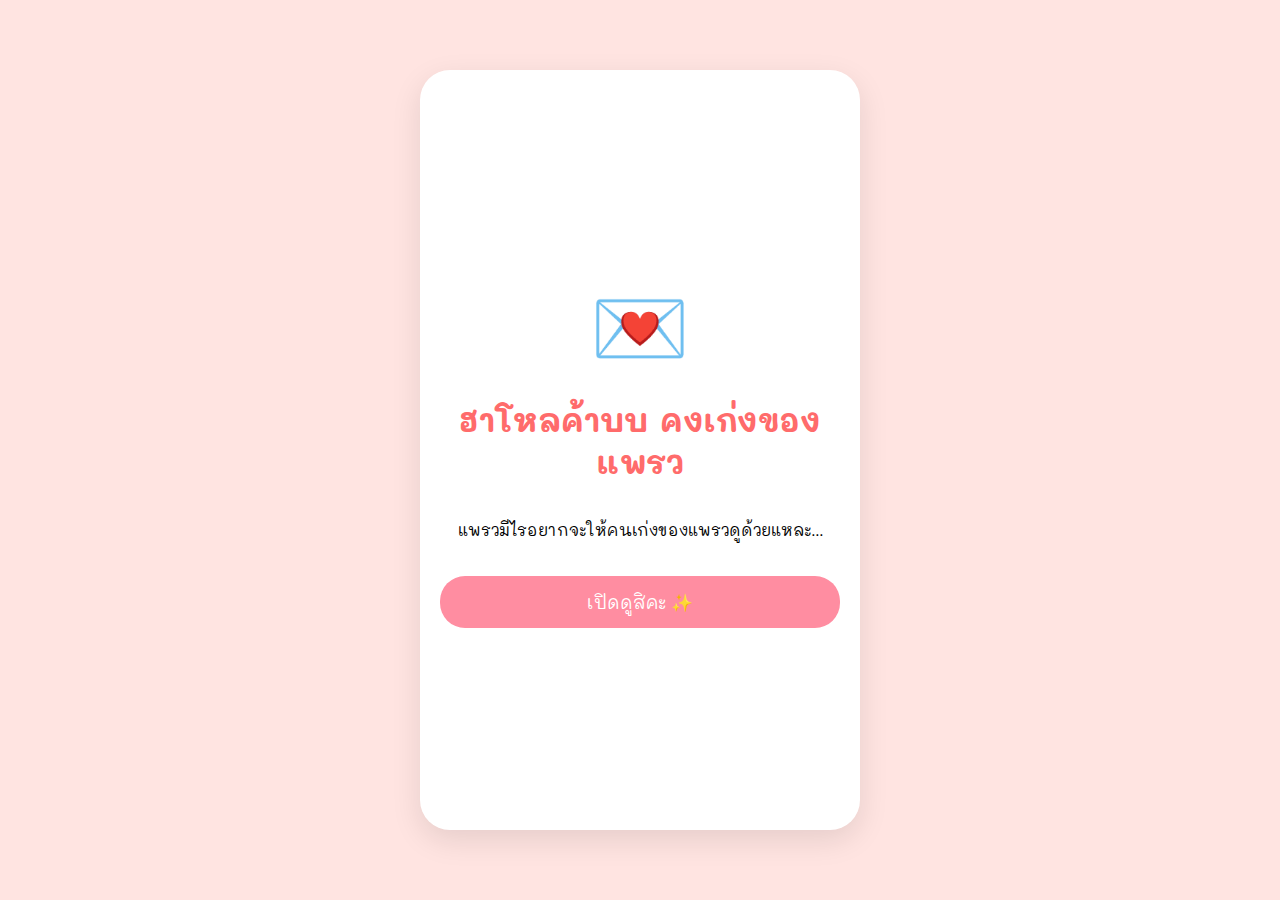
<file: index.html>
<!DOCTYPE html>
<html lang="th">
<head>
    <meta charset="UTF-8">
    <meta name="viewport" content="width=device-width, initial-scale=1.0">
    <title>For You ❤️</title>
    <link href="https://fonts.googleapis.com/css2?family=Mali:wght@400;700&display=swap" rel="stylesheet">
    <style>
        body { margin: 0; font-family: 'Mali', cursive; background-color: #ffe4e1; display: flex; justify-content: center; align-items: center; min-height: 100vh; }
        .phone-container { width: 90%; max-width: 400px; height: 80vh; background: white; border-radius: 30px; box-shadow: 0 10px 30px rgba(0,0,0,0.1); text-align: center; display: flex; flex-direction: column; justify-content: center; padding: 20px; animation: fadeIn 0.8s; }
        .btn-main { background-color: #ff8da1; color: white; border: none; padding: 15px 30px; border-radius: 25px; font-family: 'Mali'; font-size: 1.1rem; cursor: pointer; text-decoration: none; display: inline-block; margin-top: 20px; }
        @keyframes fadeIn { from { opacity: 0; } to { opacity: 1; } }
    </style>
</head>
<body>
    <div class="phone-container">
        <div style="font-size: 80px;">💌</div>
        <h1 style="color: #ff6b6b;">ฮาโหลค้าบบ คงเก่งของแพรว</h1>
        <p>แพรวมีไรอยากจะให้คนเก่งของแพรวดูด้วยแหละ...</p>
        <a href="memories.html" class="btn-main">เปิดดูสิคะ ✨</a>
    </div>
</body>
</html>
</file>
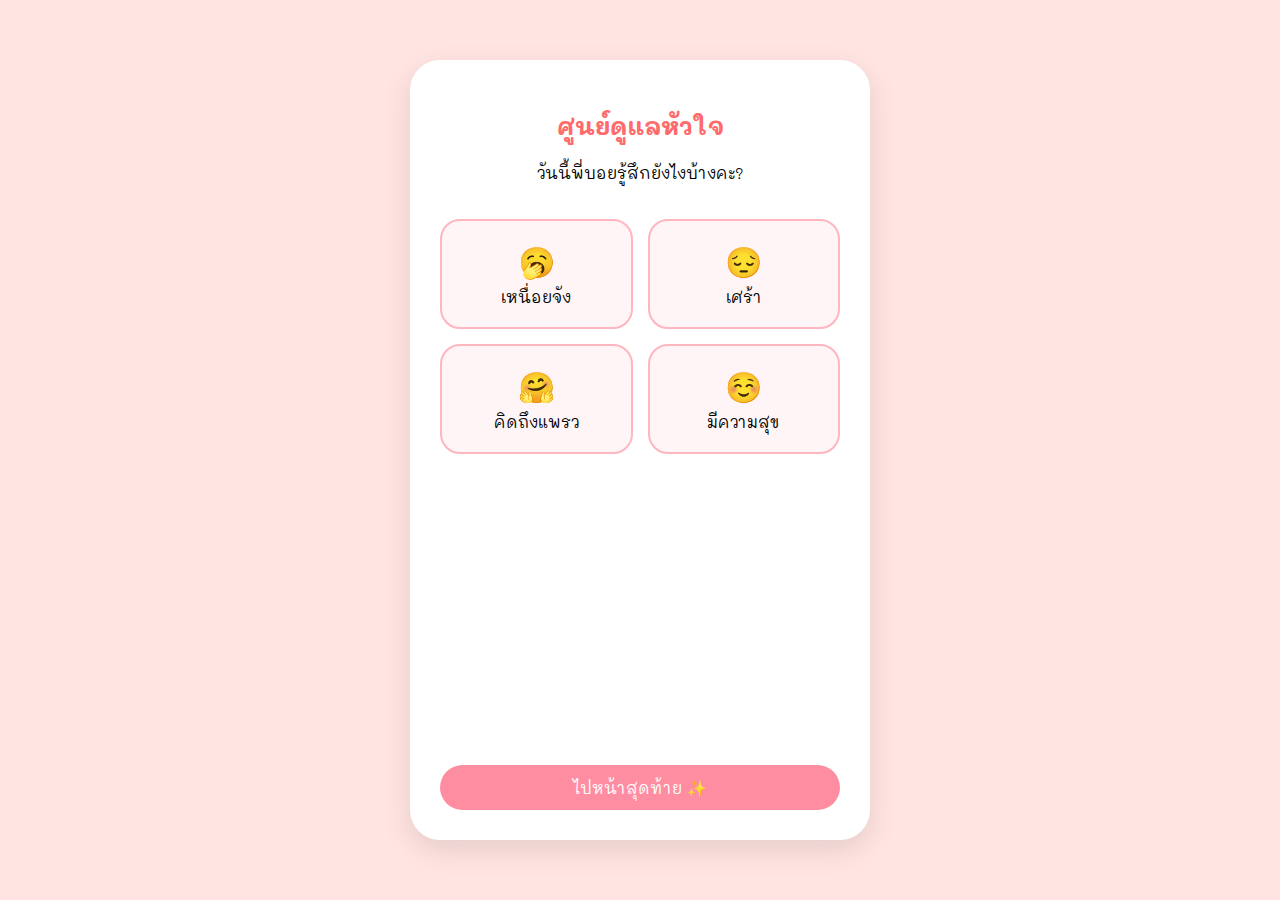
<file: coupons.html>
<!DOCTYPE html>
<html lang="th">
<head>
    <meta charset="UTF-8">
    <meta name="viewport" content="width=device-width, initial-scale=1.0">
    <title>Care Center</title>
    <link href="https://fonts.googleapis.com/css2?family=Mali:wght@400;700&display=swap" rel="stylesheet">
    <style>
        body {
            margin: 0;
            font-family: 'Mali', cursive;
            background-color: #ffe4e1;
            display: flex;
            justify-content: center;
            align-items: center;
            min-height: 100vh;
        }

        .phone-container {
            width: 90%;
            max-width: 400px;
            height: 80vh;
            background: white;
            border-radius: 30px;
            padding: 30px;
            text-align: center;
            position: relative;
            box-shadow: 0 10px 30px rgba(0,0,0,0.1);
            display: flex;
            flex-direction: column;
        }

        .mood-grid {
            display: grid;
            grid-template-columns: 1fr 1fr;
            gap: 15px;
            margin-top: 20px;
        }

        .mood-btn {
            background: #fff5f7;
            border: 2px solid #ffb6c1;
            padding: 20px 10px;
            border-radius: 20px;
            cursor: pointer;
            transition: 0.3s;
            font-family: 'Mali';
        }

        .mood-btn:hover { background: #ffb6c1; color: white; transform: translateY(-5px); }
        .mood-btn div { font-size: 30px; margin-bottom: 5px; }

        /* Modal Style สำหรับข้อความดูแลหัวใจ */
        .modal-overlay {
            display: none;
            position: absolute;
            top: 0; left: 0; width: 100%; height: 100%;
            background: rgba(0,0,0,0.4);
            backdrop-filter: blur(4px);
            z-index: 100;
            justify-content: center;
            align-items: center;
        }

        .modal-content {
            background: white;
            width: 80%;
            padding: 25px;
            border-radius: 25px;
            animation: popIn 0.3s cubic-bezier(0.68, -0.55, 0.27, 1.55);
        }

        @keyframes popIn { from { transform: scale(0.5); opacity: 0; } to { transform: scale(1); opacity: 1; } }

        .btn-main {
            background-color: #ff8da1;
            color: white;
            border: none;
            padding: 12px 25px;
            border-radius: 25px;
            font-family: 'Mali';
            text-decoration: none;
            display: inline-block;
            margin-top: auto; /* ดันลงไปข้างล่างสุด */
        }
    </style>
</head>
<body>

    <div class="phone-container">
        <h2 style="color: #ff6b6b; margin-bottom: 5px;">ศูนย์ดูแลหัวใจ</h2>
        <p>วันนี้พี่บอยรู้สึกยังไงบ้างคะ?</p>

        <div class="mood-grid">
            <div class="mood-btn" onclick="showCare('tired')">
                <div>🥱</div> เหนื่อยจัง
            </div>
            <div class="mood-btn" onclick="showCare('hungry')">
                <div>😔</div> เศร้า
            </div>
            <div class="mood-btn" onclick="showCare('sad')">
                <div>🤗</div> คิดถึงแพรว
            </div>
            <div class="mood-btn" onclick="showCare('happy')">
                <div>☺️</div> มีความสุข
            </div>
        </div>

        <a href="final.html" class="btn-main">ไปหน้าสุดท้าย ✨</a>

        <div id="careModal" class="modal-overlay">
            <div class="modal-content">
                <div id="care-emoji" style="font-size: 50px;"></div>
                <h3 id="care-title" style="color: #ff6b6b;"></h3>
                <p id="care-desc"></p>
                <button class="btn-main" onclick="closeModal()" style="margin-top: 10px;">ขอบคุณนะ ❤️</button>
            </div>
        </div>
    </div>

    <script>
        const careMessages = {
            tired: {
                emoji: "💝",
                title: "กอดๆ นะคะ",
                desc: "วันนี้เก่งมากแล้วนะคะ ไม่เป็นไรเลยถ้าจะรู้สึกเหนื่อย แพรวจะอยู่ตรงนี้เสมอนะคะ"
            },
            hungry: {
                emoji: "🥺",
                title: "แพรวอยู่ตรงนี้นะคะ",
                desc: "เห็นพี่เศร้าแพรวก็เศร้าไปด้วยน้า ไหนลองยิ้มหน่อยยย ถ้าพี่ไม่ยิ้มโลกนี้คงมืดมนแย่เลย"
            },
            sad: {
                emoji: "😜",
                title: "ฮั่นแน่ คิดถึงแพรวใช่มั้ยล้าา",
                desc: "แพรวคิดถึงพี่มากกว่าอีกรู้มั้ยคะ ไม่ใช่แค่วันนี้น้า คิดถึงทู๊กกกวันเลยย 🩷"
            },
            happy: {
                emoji: "👏💖",
                title: "เย้ๆๆๆ เก่งมากค้าบบ",
                desc: "อยากให้พี่มีความสุขทู๊กกวัน ขอให้โลกใจดีกับพี่ แล้วก็อยากให้รอยยิ้มพี่เป็นของแพรวตลอดไปเลยนะคะ"
            }
        };

        function showCare(mood) {
            const data = careMessages[mood];
            document.getElementById('care-emoji').innerText = data.emoji;
            document.getElementById('care-title').innerText = data.title;
            document.getElementById('care-desc').innerText = data.desc;
            document.getElementById('careModal').style.display = 'flex';
        }

        function closeModal() {
            document.getElementById('careModal').style.display = 'none';
        }
    </script>
</body>
</html>
</file>
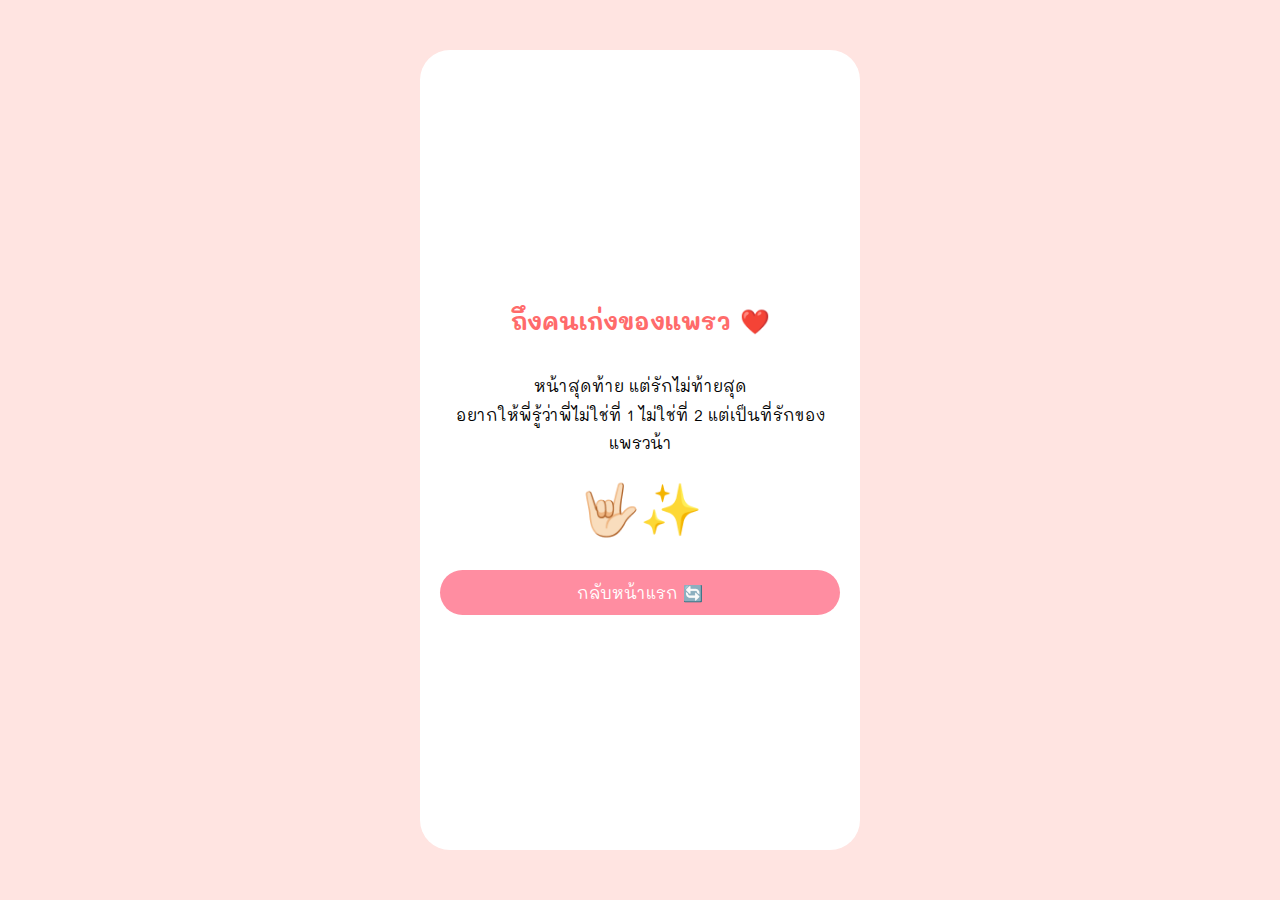
<file: final.html>
<!DOCTYPE html>
<html lang="th">
<head>
    <meta charset="UTF-8">
    <meta name="viewport" content="width=device-width, initial-scale=1.0">
    <title>Final Message</title>
    <link href="https://fonts.googleapis.com/css2?family=Mali:wght@400;700&display=swap" rel="stylesheet">
    <style>
        body { margin: 0; font-family: 'Mali', cursive; background-color: #ffe4e1; display: flex; justify-content: center; align-items: center; min-height: 100vh; }
        .phone-container { width: 90%; max-width: 400px; height: 80vh; background: white; border-radius: 30px; padding: 40px 20px; text-align: center; display: flex; flex-direction: column; justify-content: center; }
        .btn-main { background-color: #ff8da1; color: white; border: none; padding: 12px 25px; border-radius: 25px; font-family: 'Mali'; text-decoration: none; display: inline-block; margin-top: 30px; }
    </style>
</head>
<body>
    <div class="phone-container">
        <h2 style="color: #ff6b6b;">ถึงคนเก่งของแพรว ❤️</h2>
        <p style="line-height: 1.8;">หน้าสุดท้าย แต่รักไม่ท้ายสุด<br>อยากให้พี่รู้ว่าพี่ไม่ใช่ที่ 1 ไม่ใช่ที่ 2 แต่เป็นที่รักของแพรวน้า</p>
        <div style="font-size: 50px;">🤟🏻✨</div>
        <a href="index.html" class="btn-main">กลับหน้าแรก 🔄</a>
    </div>
</body>
</html>
</file>
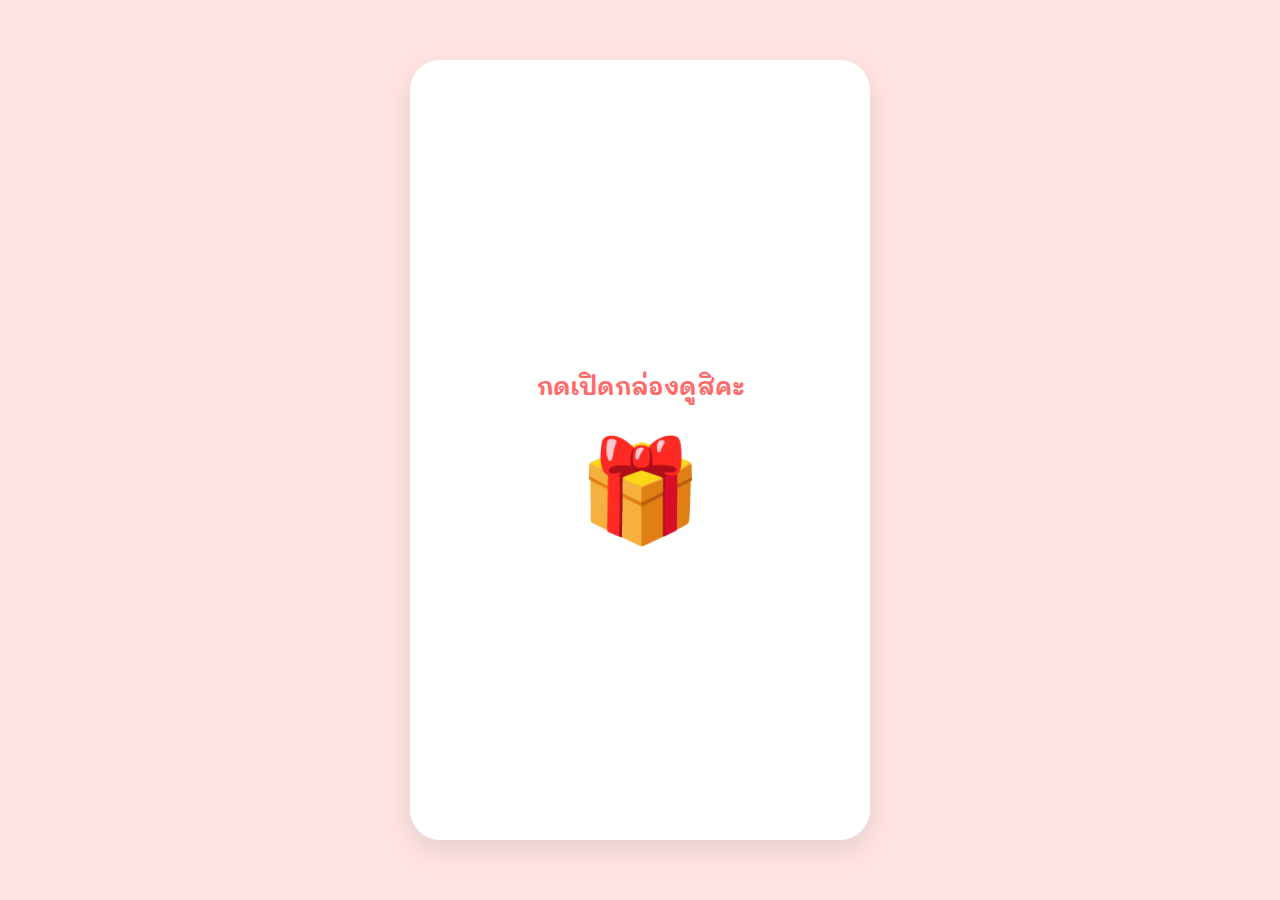
<file: memories.html>
<!DOCTYPE html>
<html lang="th">
<head>
    <meta charset="UTF-8">
    <meta name="viewport" content="width=device-width, initial-scale=1.0">
    <title>A Special Gift</title>
    <link href="https://fonts.googleapis.com/css2?family=Mali:wght@400;700&display=swap" rel="stylesheet">
    <style>
        body {
            margin: 0;
            font-family: 'Mali', cursive;
            background-color: #ffe4e1;
            display: flex;
            justify-content: center;
            align-items: center;
            min-height: 100vh;
        }

        .phone-container {
            width: 90%;
            max-width: 400px;
            height: 80vh;
            background: white;
            border-radius: 30px;
            padding: 30px;
            text-align: center;
            position: relative;
            box-shadow: 0 10px 30px rgba(0,0,0,0.1);
            display: flex;
            flex-direction: column;
            justify-content: center;
            align-items: center;
            overflow: hidden;
        }

        /* กล่องของขวัญ */
        #gift-box {
            cursor: pointer;
            animation: float 3s ease-in-out infinite;
            transition: transform 0.3s;
        }

        #gift-box:active { transform: scale(0.9); }

        .emoji { font-size: 100px; }

        @keyframes float {
            0%, 100% { transform: translateY(0); }
            50% { transform: translateY(-20px); }
        }

        /* ส่วนแสดงข้อความ */
        #message-area {
            display: none;
            width: 100%;
            text-align: left;
        }

        #typed-text {
            font-size: 1.2rem;
            line-height: 1.6;
            color: #555;
            min-height: 100px;
        }

        /* เคอร์เซอร์กะพริบ */
        .cursor::after {
            content: "|";
            animation: blink 0.7s infinite;
        }
        @keyframes blink { 50% { opacity: 0; } }

        /* ปุ่มไปหน้าถัดไป */
        .btn-next {
            display: none;
            background-color: #ff8da1;
            color: white;
            border: none;
            padding: 12px 25px;
            border-radius: 25px;
            font-family: 'Mali';
            text-decoration: none;
            margin-top: 20px;
            animation: fadeIn 1s;
        }
        @keyframes fadeIn { from { opacity: 0; } to { opacity: 1; } }
    </style>
</head>
<body>

    <div class="phone-container">
        <div id="gift-box" onclick="startTyping()">
            <h2 style="color: #ff6b6b;">กดเปิดกล่องดูสิคะ</h2>
            <div class="emoji">🎁</div>
        </div>

        <div id="message-area">
            <p id="typed-text"></p>
            <a href="coupons.html" id="next-link" class="btn-next">ดูของขวัญถัดไป ></a>
        </div>
    </div>

    <script>
        // แก้ไขข้อความตรงนี้ \n คือการขึ้นบรรทัดใหม่
        const text = "หึ้ยยคนเก่งกดเข้ามาแยะ \n\nขอบคุณที่อยู่ข้างๆกันนะคะ ขอบคุณสำหรับทุกอย่างเลย แพรวไม่ใช่เจ้าของชีวิตพี่ แต่แพรวเป็นเจ้าของความรักที่มอบให้พี่ แพรวอยากจะอยู่ข้างๆพี่ ไม่ว่าพี่จะเหนื่อย จะเศร้า จะผ่านอะไรมา แค่ตอนนี้พี่มีแพรว แพรวมีพี่ แค่อยากให้พี่บอยรู้ไว้ว่าแพรวจะอยู่ตรงนี้เสมอหันมาเมื่อไหร่ก็เจอ จะรักพี่ให้เหมือนกับที่พี่รักแพรวเลยนะคะ โลกนี้มันกว้างมากจริงๆ ดีแค่ไหนที่เราได้เจอกัน ❤️";
        
        const speed = 80; // ความเร็วการพิมพ์ (มิลลิวินาที)
        let i = 0;

        function startTyping() {
            document.getElementById('gift-box').style.display = 'none';
            document.getElementById('message-area').style.display = 'block';
            typeWriter();
        }

        function typeWriter() {
            if (i < text.length) {
                let char = text.charAt(i);
                document.getElementById("typed-text").innerHTML += (char === "\n") ? "<br>" : char;
                i++;
                document.getElementById("typed-text").classList.add("cursor");
                setTimeout(typeWriter, speed);
            } else {
                document.getElementById("typed-text").classList.remove("cursor");
                document.getElementById("next-link").style.display = "inline-block";
            }
        }
    </script>

</body>
</html>
</file>
